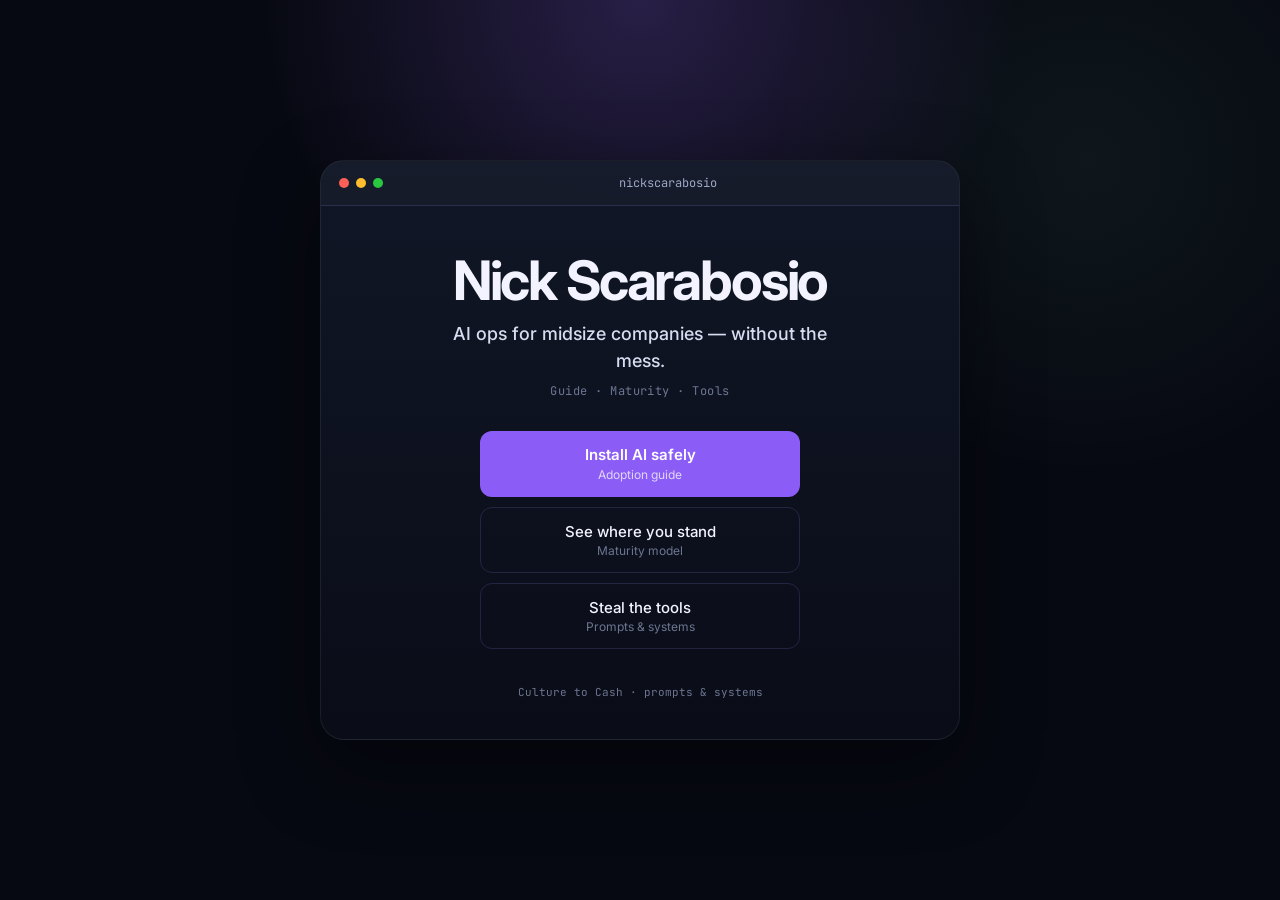
<file: index.html>
<!doctype html>
<html lang="en">
<head>
  <meta charset="UTF-8" />
  <meta name="viewport" content="width=device-width, initial-scale=1.0" />
  <title>Nick Scarabosio</title>
  <meta name="description" content="AI ops for midsize companies — without the mess. Adoption guide, maturity model, open tools." />
  <link rel="preconnect" href="https://fonts.googleapis.com" />
  <link rel="preconnect" href="https://fonts.gstatic.com" crossorigin />
  <link href="https://fonts.googleapis.com/css2?family=Inter:wght@400;500;600;700&family=JetBrains+Mono:wght@400;500;600;700&display=swap" rel="stylesheet" />
  <style>
    :root {
      --bg: #070912;
      --line: rgba(163, 146, 255, 0.16);
      --line-strong: rgba(163, 146, 255, 0.35);
      --text: #f2f3ff;
      --body: #d8dcf0;
      --muted: #9ea6c5;
      --soft: #6d7591;
      --purple-solid: #8b5cf6;
      --shadow: 0 28px 80px rgba(0, 0, 0, 0.42);
      --mono: 'JetBrains Mono', ui-monospace, SFMono-Regular, Menlo, monospace;
      --sans: 'Inter', system-ui, sans-serif;
    }
    * { box-sizing: border-box; }
    html, body { margin: 0; min-height: 100%; }
    body {
      background:
        radial-gradient(circle at 50% 0%, rgba(157, 108, 255, 0.22), transparent 34%),
        radial-gradient(circle at 85% 18%, rgba(126, 240, 180, 0.06), transparent 24%),
        var(--bg);
      color: var(--text); font-family: var(--sans); -webkit-font-smoothing: antialiased;
      display: flex; align-items: center; justify-content: center; min-height: 100vh; padding: 20px;
    }
    .wrap {
      width: min(640px, 100%);
      border: 1px solid rgba(255,255,255,0.07); border-radius: 24px; overflow: hidden;
      background: linear-gradient(180deg, rgba(17, 23, 39, 0.98), rgba(10, 13, 24, 0.98));
      box-shadow: var(--shadow);
    }
    .topbar {
      display: flex; align-items: center; gap: 12px; padding: 14px 18px;
      border-bottom: 1px solid var(--line); background: rgba(255,255,255,0.02);
    }
    .lights { display: flex; gap: 7px; }
    .lights i { width: 10px; height: 10px; border-radius: 50%; display: inline-block; }
    .lights i:nth-child(1) { background: #ff5f57; }
    .lights i:nth-child(2) { background: #febc2e; }
    .lights i:nth-child(3) { background: #28c840; }
    .title { margin: 0 auto; font-family: var(--mono); font-size: 12px; color: var(--muted); }
    .content { padding: 48px 36px 40px; text-align: center; }
    h1 {
      margin: 0 0 14px; font-size: clamp(2.4rem, 7vw, 3.4rem);
      line-height: .98; letter-spacing: -0.04em;
    }
    .subtitle {
      margin: 0 0 8px; color: var(--body); font-size: 1.12rem; line-height: 1.5;
      max-width: 380px; margin-left: auto; margin-right: auto; font-weight: 500;
    }
    .pathway {
      margin: 0 0 32px; color: var(--soft); font-family: var(--mono);
      font-size: 12px; letter-spacing: 0.04em;
    }
    .actions { display: flex; flex-direction: column; gap: 10px; max-width: 320px; margin: 0 auto; }
    .btn {
      appearance: none; border: 1px solid var(--line); background: transparent; color: var(--text);
      border-radius: 12px; padding: 14px 22px; font: inherit; font-size: 15px; font-weight: 500;
      cursor: pointer; text-decoration: none; display: flex; align-items: center; justify-content: center;
      gap: 8px; transition: all 0.15s ease; min-height: 48px;
    }
    .btn:hover { border-color: var(--line-strong); background: rgba(157,108,255,0.1); }
    .primary {
      border-color: transparent; background: var(--purple-solid); color: #fff; font-weight: 600;
    }
    .primary:hover { filter: brightness(1.08); background: #9b6dff; }
    .btn small {
      display: block; font-weight: 400; font-size: 12px; color: rgba(255,255,255,0.75);
      margin-top: 2px;
    }
    .primary span { display: flex; flex-direction: column; align-items: center; line-height: 1.25; }
    .secondary small { color: var(--soft); font-size: 12px; font-weight: 400; }
    .footer {
      margin-top: 36px; font-family: var(--mono); font-size: 11px; color: var(--soft);
    }
    @media (max-width: 600px) {
      .content { padding: 36px 22px 32px; }
      h1 { font-size: 2.2rem; }
    }
  </style>
</head>
<body>
  <div class="wrap">
    <div class="topbar">
      <div class="lights" aria-hidden="true"><i></i><i></i><i></i></div>
      <div class="title">nickscarabosio</div>
    </div>

    <div class="content">
      <h1>Nick Scarabosio</h1>
      <p class="subtitle">AI ops for midsize companies — without the mess.</p>
      <p class="pathway">Guide · Maturity · Tools</p>

      <div class="actions">
        <a href="ai-adoption/" class="btn primary">
          <span>Install AI safely<small>Adoption guide</small></span>
        </a>
        <a href="ai-maturity.html" class="btn secondary">
          <span>See where you stand<small style="display:block;color:var(--soft);font-size:12px;font-weight:400;margin-top:2px;">Maturity model</small></span>
        </a>
        <a href="open-tools/" class="btn secondary">
          <span>Steal the tools<small style="display:block;color:var(--soft);font-size:12px;font-weight:400;margin-top:2px;">Prompts &amp; systems</small></span>
        </a>
      </div>

      <div class="footer">Culture to Cash · prompts &amp; systems</div>
    </div>
  </div>
</body>
</html>
</file>
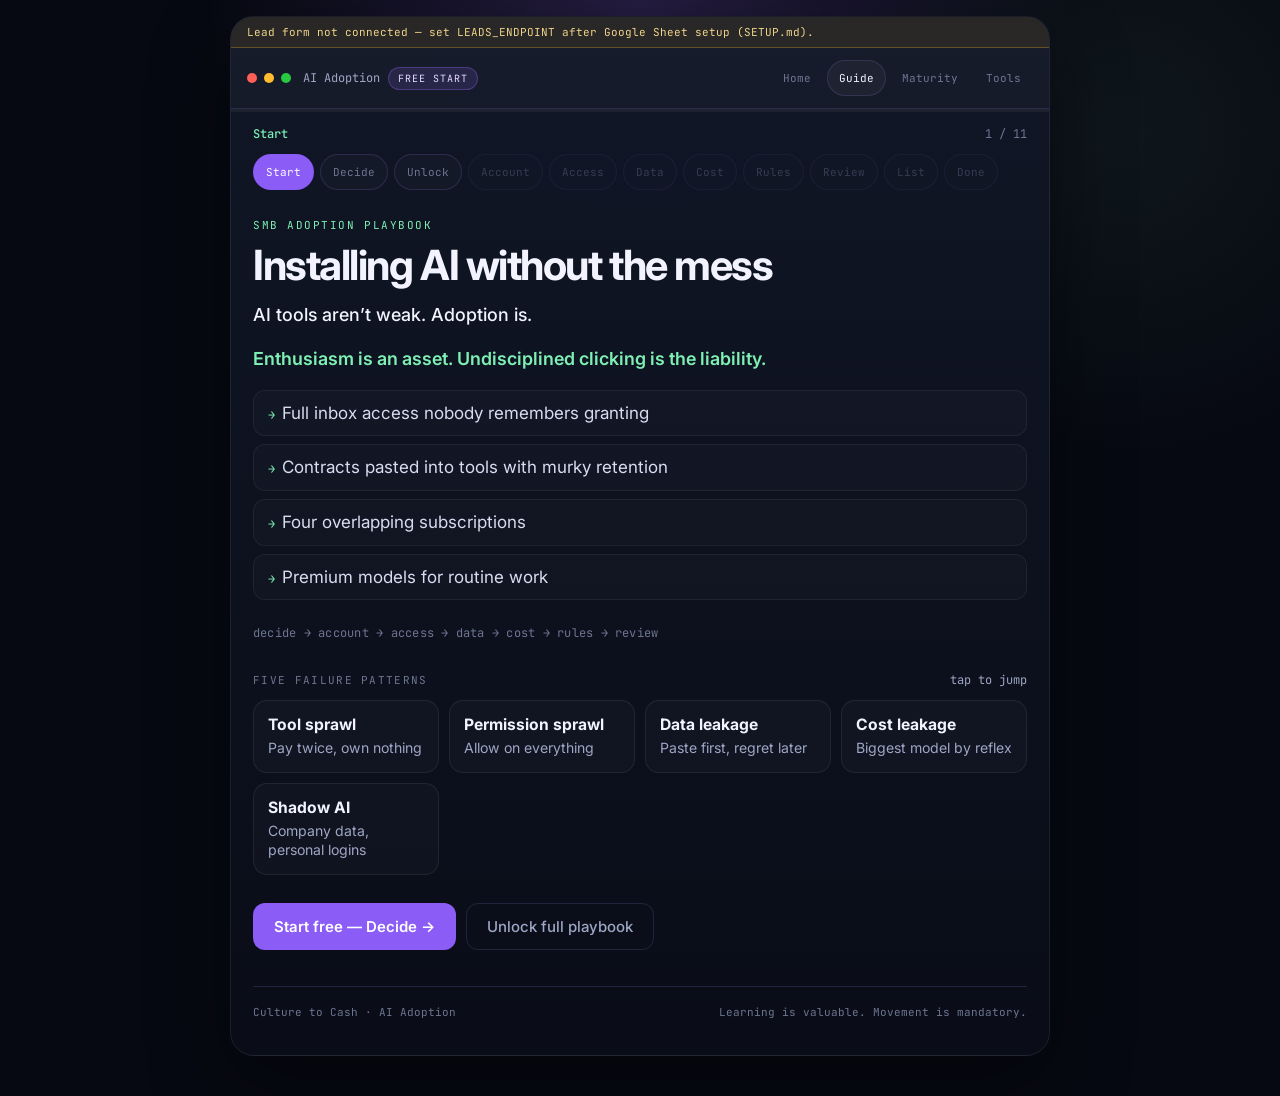
<file: ai-adoption/index.html>
<!doctype html>
<html lang="en">
<head>
  <meta charset="UTF-8" />
  <meta name="viewport" content="width=device-width, initial-scale=1.0" />
  <title>SMB AI Adoption Guide • Nick Scarabosio</title>
  <meta name="description" content="Install AI without the mess. Phased adoption guide for SMBs — access, data, cost, rules." />
  <link rel="preconnect" href="https://fonts.googleapis.com" />
  <link rel="preconnect" href="https://fonts.gstatic.com" crossorigin />
  <link href="https://fonts.googleapis.com/css2?family=Inter:wght@400;500;600;700&family=JetBrains+Mono:wght@400;500;600;700&display=swap" rel="stylesheet" />
  <style>
    :root {
      --bg: #070912;
      --panel: #0d1220;
      --line: rgba(163, 146, 255, 0.16);
      --line-strong: rgba(163, 146, 255, 0.35);
      --text: #f2f3ff;
      --body: #d8dcf0;
      --muted: #9ea6c5;
      --soft: #6d7591;
      --purple: #9d6cff;
      --purple-solid: #8b5cf6;
      --purple-soft: rgba(157, 108, 255, 0.14);
      --green: #7ef0b4;
      --green-soft: rgba(126, 240, 180, 0.12);
      --shadow: 0 28px 80px rgba(0, 0, 0, 0.42);
      --mono: 'JetBrains Mono', ui-monospace, SFMono-Regular, Menlo, monospace;
      --sans: 'Inter', system-ui, sans-serif;
      --danger: #ff8b8b;
    }
    * { box-sizing: border-box; }
    html { scroll-behavior: smooth; }
    html, body { margin: 0; min-height: 100%; }
    body {
      background:
        radial-gradient(circle at 50% 0%, rgba(157, 108, 255, 0.2), transparent 34%),
        radial-gradient(circle at 88% 12%, rgba(126, 240, 180, 0.06), transparent 22%),
        var(--bg);
      color: var(--text);
      font-family: var(--sans);
      font-size: 17px;
      -webkit-font-smoothing: antialiased;
    }
    a { color: #c9b8ff; }
    .wrap {
      width: min(820px, calc(100% - 20px));
      margin: 16px auto 40px;
      border: 1px solid rgba(255,255,255,0.07);
      border-radius: 24px;
      overflow: hidden;
      background: linear-gradient(180deg, rgba(17, 23, 39, 0.98), rgba(10, 13, 24, 0.98));
      box-shadow: var(--shadow);
    }
    .topbar {
      display: flex; align-items: center; gap: 12px; padding: 12px 16px;
      border-bottom: 1px solid var(--line); background: rgba(255,255,255,0.02);
      flex-wrap: wrap;
    }
    .lights { display: flex; gap: 7px; flex-shrink: 0; }
    .lights i { width: 10px; height: 10px; border-radius: 50%; display: inline-block; }
    .lights i:nth-child(1) { background: #ff5f57; }
    .lights i:nth-child(2) { background: #febc2e; }
    .lights i:nth-child(3) { background: #28c840; }
    .title {
      font-family: var(--mono); font-size: 12px; color: var(--muted);
      display: flex; align-items: center; gap: 8px; margin-right: auto;
    }
    .badge {
      padding: 4px 9px; border-radius: 999px;
      border: 1px solid rgba(157,108,255,0.3); background: var(--purple-soft);
      color: #e4dbff; text-transform: uppercase; font-size: 10px; letter-spacing: .1em;
    }
    .nav { display: flex; gap: 4px; flex-wrap: wrap; }
    .nav a {
      font-family: var(--mono); font-size: 11px; color: var(--soft);
      text-decoration: none; padding: 8px 11px; border-radius: 999px;
      border: 1px solid transparent; min-height: 36px; display: inline-flex; align-items: center;
    }
    .nav a:hover, .nav a.active {
      color: var(--text); border-color: var(--line); background: rgba(255,255,255,0.04);
    }
    .progress-bar { height: 3px; background: rgba(255,255,255,0.05); }
    .progress-bar > span {
      display: block; height: 100%; width: 0%;
      background: linear-gradient(90deg, var(--purple-solid), var(--green));
      transition: width .35s ease;
    }
    .step-meta {
      display: flex; align-items: center; justify-content: space-between; gap: 12px;
      padding: 14px 22px 0; font-family: var(--mono); font-size: 12px; color: var(--soft);
    }
    .step-meta strong { color: var(--green); font-weight: 500; }
    .step-rail {
      display: flex; gap: 6px; flex-wrap: wrap; margin: 12px 22px 0;
    }
    .step-pill {
      appearance: none; border: 1px solid var(--line); background: rgba(255,255,255,0.02);
      color: var(--soft); border-radius: 999px; padding: 8px 12px;
      font-family: var(--mono); font-size: 11px; cursor: pointer; min-height: 36px;
    }
    .step-pill:hover { color: var(--text); border-color: var(--line-strong); }
    .step-pill.active {
      color: #fff; border-color: rgba(139,92,246,0.55); background: var(--purple-solid);
    }
    .step-pill.done { color: var(--green); border-color: rgba(126,240,180,0.3); }
    .step-pill.locked { opacity: .4; cursor: not-allowed; }
    .content { padding: 28px 22px 36px; }
    .eyebrow {
      font-family: var(--mono); color: var(--green); text-transform: uppercase;
      letter-spacing: .14em; font-size: 11px; margin-bottom: 12px;
    }
    h1 {
      margin: 0 0 14px; font-size: clamp(1.9rem, 4.5vw, 2.6rem);
      line-height: 1.05; letter-spacing: -0.035em;
    }
    h2 { margin: 0 0 8px; font-size: 1.2rem; letter-spacing: -0.02em; }
    .lede {
      margin: 0 0 20px; max-width: 36rem; color: var(--body);
      font-size: 1.08rem; line-height: 1.65;
    }
    p { color: var(--body); line-height: 1.65; margin: 0 0 12px; }
    .highlight { color: var(--text); font-weight: 500; }
    .punch {
      margin: 0 0 18px; color: var(--text); font-size: 1.12rem; line-height: 1.45; font-weight: 500;
    }
    .damage {
      list-style: none; margin: 0 0 24px; padding: 0;
      display: grid; gap: 8px;
    }
    .damage li {
      color: var(--body); padding: 10px 14px; border-radius: 12px;
      border: 1px solid rgba(255,255,255,0.06); background: rgba(255,255,255,0.02);
      line-height: 1.45;
    }
    .damage li::before {
      content: "→ "; color: var(--green); font-family: var(--mono); font-size: 12px;
    }
    .meta {
      display: flex; flex-wrap: wrap; gap: 8px; margin: 0 0 24px;
      font-family: var(--mono); font-size: 12px; color: var(--soft);
    }
    .meta span {
      padding: 6px 10px; border-radius: 999px;
      border: 1px solid var(--line); background: rgba(255,255,255,0.02);
    }
    .actions { display: flex; flex-wrap: wrap; gap: 10px; margin-top: 28px; }
    .btn {
      appearance: none; border: 1px solid var(--line); background: transparent;
      color: var(--text); border-radius: 12px; padding: 13px 20px;
      font: inherit; font-size: 15px; font-weight: 500; cursor: pointer; text-decoration: none;
      display: inline-flex; align-items: center; justify-content: center; gap: 8px;
      transition: all 0.15s ease; min-height: 46px;
    }
    .btn:hover { border-color: var(--line-strong); background: rgba(157,108,255,0.1); }
    .btn:disabled { opacity: .5; cursor: not-allowed; }
    .btn.primary {
      border-color: transparent; background: var(--purple-solid); color: #fff; font-weight: 600;
    }
    .btn.primary:hover { background: #9b6dff; filter: brightness(1.05); }
    .btn.ghost { color: var(--muted); }
    .card-grid {
      display: grid; grid-template-columns: repeat(auto-fit, minmax(150px, 1fr)); gap: 10px;
      margin: 8px 0 8px;
    }
    .fail-card, .info-card {
      border: 1px solid rgba(255,255,255,0.07); border-radius: 14px;
      background: rgba(255,255,255,0.025); padding: 14px;
      text-align: left; cursor: pointer; color: inherit; font: inherit;
      transition: border-color .15s ease, background .15s ease, transform .15s ease;
    }
    .fail-card:hover, .info-card:hover {
      border-color: var(--line-strong); background: rgba(157,108,255,0.08); transform: translateY(-1px);
    }
    .fail-card strong, .info-card strong { display: block; color: var(--text); margin-bottom: 4px; font-size: .98rem; }
    .fail-card p, .info-card p { margin: 0; font-size: .88rem; color: var(--muted); line-height: 1.4; }
    .rule {
      border: 1px solid rgba(126,240,180,0.28); background: var(--green-soft);
      border-radius: 16px; padding: 16px 18px; margin: 0 0 22px;
    }
    .rule .k {
      font-family: var(--mono); font-size: 11px; color: var(--green);
      text-transform: uppercase; letter-spacing: .12em; margin-bottom: 8px;
    }
    .rule p { margin: 0; color: var(--text); font-weight: 600; font-size: 1.05rem; line-height: 1.4; }
    .checklist { display: grid; gap: 8px; margin: 0 0 8px; }
    .check-item {
      display: grid; grid-template-columns: 22px 1fr; gap: 12px; align-items: start;
      border: 1px solid rgba(255,255,255,0.07); border-radius: 12px;
      background: rgba(255,255,255,0.02); padding: 13px 14px;
      cursor: pointer; transition: border-color .15s ease;
    }
    .check-item:hover { border-color: var(--line-strong); }
    .check-item.checked { border-color: rgba(126,240,180,0.32); background: rgba(126,240,180,0.06); }
    .check-item input { margin-top: 3px; accent-color: var(--green); width: 16px; height: 16px; }
    .check-item span { color: var(--body); line-height: 1.5; font-size: .98rem; }
    .check-item.checked span { color: var(--text); }
    .section-label {
      margin: 28px 0 12px; font-family: var(--mono); font-size: 11px; color: var(--soft);
      text-transform: uppercase; letter-spacing: .12em;
      display: flex; align-items: center; justify-content: space-between; gap: 12px;
    }
    .section-label .subtle { color: var(--muted); text-transform: none; letter-spacing: 0; font-size: 12px; }
    .context { margin: 0 0 20px; color: var(--muted); font-size: .98rem; max-width: 36rem; }
    .gate-box {
      border: 1px solid rgba(157,108,255,0.32); background: rgba(157,108,255,0.1);
      border-radius: 18px; padding: 22px; margin: 8px 0 12px;
    }
    .form-grid { display: grid; gap: 12px; margin-top: 14px; max-width: 400px; }
    label {
      display: grid; gap: 6px; font-family: var(--mono); font-size: 11px;
      color: var(--soft); text-transform: uppercase; letter-spacing: .08em;
    }
    input[type="text"], input[type="email"] {
      appearance: none; width: 100%; border-radius: 12px; border: 1px solid var(--line);
      background: rgba(0,0,0,0.28); color: var(--text); padding: 12px 14px;
      font: inherit; font-size: 16px;
    }
    input:focus { outline: none; border-color: rgba(157,108,255,0.55); }
    .hp { position: absolute; left: -9999px; opacity: 0; height: 0; width: 0; overflow: hidden; }
    .form-note { font-size: .85rem; color: var(--soft); margin: 8px 0 0; }
    .form-error { color: var(--danger); font-size: .9rem; margin-top: 8px; min-height: 1.2em; }
    .locked-panel {
      border: 1px dashed rgba(163,146,255,0.3); border-radius: 16px;
      padding: 28px 20px; text-align: center; background: rgba(255,255,255,0.02); margin: 8px 0;
    }
    .locked-panel p { max-width: 420px; margin: 0 auto 16px; color: var(--body); }
    table { width: 100%; border-collapse: collapse; font-size: .92rem; margin: 0; }
    th, td {
      text-align: left; padding: 11px 12px; border-bottom: 1px solid rgba(255,255,255,0.06);
      color: var(--body); vertical-align: top;
    }
    th {
      color: var(--soft); font-family: var(--mono); font-size: 11px;
      letter-spacing: .06em; text-transform: uppercase; font-weight: 500;
    }
    tr:hover td { background: rgba(255,255,255,0.02); }
    td:first-child { color: var(--text); font-weight: 500; }
    .table-wrap {
      overflow-x: auto; border: 1px solid rgba(255,255,255,0.07);
      border-radius: 14px; margin: 0 0 18px;
    }
    .job-box { display: grid; gap: 8px; margin: 0 0 18px; }
    .job-box textarea {
      width: 100%; min-height: 72px; border-radius: 12px; border: 1px solid var(--line);
      background: rgba(0,0,0,0.28); color: var(--text); padding: 12px 14px;
      font: inherit; font-size: 16px; resize: vertical;
    }
    .job-box textarea:focus { outline: none; border-color: rgba(157,108,255,0.55); }
    .status-row {
      display: flex; flex-wrap: wrap; gap: 10px; align-items: center;
      justify-content: space-between; margin: 0 0 16px;
      font-family: var(--mono); font-size: 12px; color: var(--soft);
    }
    .footer {
      margin-top: 36px; padding-top: 18px; border-top: 1px solid var(--line);
      font-family: var(--mono); font-size: 11px; color: var(--soft);
      display: flex; justify-content: space-between; gap: 12px; flex-wrap: wrap;
    }
    .toast {
      position: fixed; bottom: 22px; left: 50%; transform: translateX(-50%) translateY(20px);
      background: #151b2e; border: 1px solid var(--line-strong); color: var(--text);
      padding: 10px 16px; border-radius: 999px; font-family: var(--mono); font-size: 12px;
      opacity: 0; pointer-events: none; transition: all .25s ease; z-index: 50;
    }
    .toast.show { opacity: 1; transform: translateX(-50%) translateY(0); }
    .config-banner {
      display: none;
      background: rgba(255, 188, 46, 0.1); border-bottom: 1px solid rgba(255, 188, 46, 0.28);
      color: #f0d48a; font-family: var(--mono); font-size: 11px; padding: 8px 16px;
    }
    .config-banner.show { display: block; }
    .map-line {
      font-family: var(--mono); font-size: 12px; color: var(--soft);
      margin: 0 0 24px; letter-spacing: 0.02em;
    }
    @media (max-width: 700px) {
      .content { padding: 22px 16px 28px; }
      .step-meta, .step-rail { padding-left: 16px; padding-right: 16px; margin-left: 16px; margin-right: 16px; }
      .step-rail { margin-left: 16px; margin-right: 16px; }
      .title .page-name { display: none; }
      h1 { font-size: 1.75rem; }
    }
    @media print {
      body { background: white; color: black; }
      .topbar, .progress-bar, .step-rail, .step-meta, .actions, .nav, .gate-box, .config-banner { display: none !important; }
      .wrap { box-shadow: none; border: none; width: 100%; margin: 0; }
      .check-item, p, td, th, .lede { color: black !important; }
    }
  </style>
</head>
<body>
  <div class="wrap">
    <div id="config-banner" class="config-banner" role="status">
      Lead form not connected — set LEADS_ENDPOINT after Google Sheet setup (SETUP.md).
    </div>
    <div class="topbar">
      <div class="lights" aria-hidden="true"><i></i><i></i><i></i></div>
      <div class="title">
        <span class="page-name">AI Adoption</span>
        <span class="badge" id="access-badge">free start</span>
      </div>
      <nav class="nav" aria-label="Site">
        <a href="../">Home</a>
        <a href="./" class="active">Guide</a>
        <a href="../ai-maturity.html">Maturity</a>
        <a href="../open-tools/">Tools</a>
      </nav>
    </div>
    <div class="progress-bar" aria-hidden="true"><span id="progress-fill"></span></div>
    <div class="step-meta">
      <span id="step-label"><strong>Start</strong></span>
      <span id="step-count">1 / 10</span>
    </div>
    <div class="step-rail" id="step-rail" aria-label="Chapters"></div>

    <main class="content">
      <div id="view"></div>
      <div class="footer">
        <span>Culture to Cash · AI Adoption</span>
        <span>Learning is valuable. Movement is mandatory.</span>
      </div>
    </main>
  </div>
  <div class="toast" id="toast" role="status"></div>

  <script>
    // Paste Google Apps Script web app URL after SETUP.md
    const LEADS_ENDPOINT = '';
    const STORAGE_KEY = 'ai-adoption-v1';

    const FAILURES = [
      { title: 'Tool sprawl', cost: 'Pay twice, own nothing', phase: 'decide' },
      { title: 'Permission sprawl', cost: 'Allow on everything', phase: 'access' },
      { title: 'Data leakage', cost: 'Paste first, regret later', phase: 'data' },
      { title: 'Cost leakage', cost: 'Biggest model by reflex', phase: 'cost' },
      { title: 'Shadow AI', cost: 'Company data, personal logins', phase: 'rules' },
    ];

    const PHASES = [
      {
        id: 'intro',
        label: 'Start',
        free: true,
        title: 'Installing AI without the mess',
        eyebrow: 'SMB adoption playbook',
      },
      {
        id: 'decide',
        label: 'Decide',
        free: true,
        num: 'Chapter 1',
        title: 'Decide before you buy',
        eyebrow: 'prevent tool sprawl',
        rule: 'Job first. Tool second. Can\'t say the job in one sentence? Don\'t buy.',
        context: 'First click = subscription. Slow down.',
        checks: [
          { id: 'p0-job', text: 'Write the job in one sentence.' },
          { id: 'p0-platform', text: 'Pick one primary platform.' },
          { id: 'p0-owner', text: 'Name one owner (billing + access).' },
          { id: 'p0-budget', text: 'Set budget + review date.' },
        ],
      },
      {
        id: 'gate',
        label: 'Unlock',
        free: true,
        title: 'Unlock the full playbook',
        eyebrow: 'free access',
      },
      {
        id: 'account',
        label: 'Account',
        free: false,
        num: 'Chapter 2',
        title: 'Set up the account',
        eyebrow: 'seats · billing · auth',
        rule: 'Seats for people. API keys for automation. Never mix.',
        context: 'Paying twice starts here — usually invisible.',
        checks: [
          { id: 'p1-plan', text: 'Confirm plan + what\'s included.' },
          { id: 'p1-seats', text: 'Assign seats. Kill inactive ones.' },
          { id: 'p1-limit', text: 'Set a monthly spend cap.' },
          { id: 'p1-login', text: 'Users on seats, not API keys.' },
          { id: 'p1-keys', text: 'Hunt stray API keys (env, CI, shells).' },
          { id: 'p1-split', text: 'One spend view: seats / overage / API.' },
        ],
      },
      {
        id: 'access',
        label: 'Access',
        free: false,
        num: 'Chapter 3',
        title: 'Control access',
        eyebrow: 'least privilege',
        rule: 'Read Allow. Can\'t explain it? Decline.',
        context: 'Every Allow is a door left open.',
        checks: [
          { id: 'p2-narrow', text: 'Narrowest access that works.' },
          { id: 'p2-decline', text: 'Decline what you can\'t explain.' },
          { id: 'p2-admin', text: 'Admins: 1–2 people max.' },
          { id: 'p2-list', text: 'List every connector + reach.' },
          { id: 'p2-quarterly', text: 'Quarterly: kill unused connectors.' },
          { id: 'p2-approve', text: 'New connectors need owner OK.' },
          { id: 'p2-sso', text: 'SSO required.' },
          { id: 'p2-mfa', text: 'MFA on admin + billing.' },
        ],
      },
      {
        id: 'data',
        label: 'Data',
        free: false,
        num: 'Chapter 4',
        title: 'Protect your data',
        eyebrow: 'retention · training',
        rule: 'Wouldn\'t email a stranger? Don\'t paste it.',
        context: 'Paste reflex comes free. Rules don\'t.',
        checks: [
          { id: 'p3-allowed', text: 'Define allowed vs never-paste data.' },
          { id: 'p3-train', text: 'Turn off model training if you can.' },
          { id: 'p3-dpa', text: 'DPA before regulated data.' },
          { id: 'p3-tier', text: 'Business tier when data matters.' },
        ],
      },
      {
        id: 'cost',
        label: 'Cost',
        free: false,
        num: 'Chapter 5',
        title: 'Control cost & models',
        eyebrow: 'default cheap · escalate on purpose',
        rule: 'Cheap default. Premium is a decision.',
        context: 'Cheapest → premium is ~10×. Default cheap.',
        checks: [
          { id: 'p4-default', text: 'Affordable model is the default.' },
          { id: 'p4-card', text: 'Publish the model routing card.' },
          { id: 'p4-escalate', text: 'Premium only with a reason.' },
        ],
        showCostLadder: true,
      },
      {
        id: 'rules',
        label: 'Rules',
        free: false,
        num: 'Chapter 6',
        title: 'Set the rules',
        eyebrow: 'one page · 30 minutes',
        rule: 'One page: tools, data, routing.',
        context: 'Tools don\'t make the mess. Clicks without a standard do.',
        checks: [
          { id: 'p5-policy', text: 'Publish one-page acceptable use.' },
          { id: 'p5-routing', text: 'Publish the model routing card.' },
          { id: 'p5-train', text: '30-min training: Allow + routing.' },
          { id: 'p5-path', text: 'Easy path to request a new tool.' },
        ],
      },
      {
        id: 'review',
        label: 'Review',
        free: false,
        num: 'Chapter 7',
        title: 'Review on a cadence',
        eyebrow: 'monthly → quarterly',
        rule: '30 min monthly in Q1, then quarterly.',
        context: 'Drift is the default. Calendar the review.',
        checks: [
          { id: 'p6-30-spend', text: 'Check spend split + model mix.' },
          { id: 'p6-30-keys', text: 'No stray keys or personal accounts.' },
          { id: 'p6-q-int', text: 'Audit integrations; remove unused.' },
          { id: 'p6-q-data', text: 'Re-check data settings after updates.' },
          { id: 'p6-q-retire', text: 'Retire tools that didn\'t earn keep.' },
        ],
      },
      {
        id: 'master',
        label: 'List',
        free: false,
        title: 'Master checklist',
        eyebrow: 'one list · top to bottom',
      },
      {
        id: 'done',
        label: 'Done',
        free: false,
        title: 'You\'re set to adopt without the mess',
        eyebrow: 'movement is mandatory',
      },
    ];

    // Master list uses short strings; headers carry timing context
    const MASTER_SECTIONS = [
      { title: 'Before you buy', ids: ['p0-job', 'p0-platform', 'p0-owner', 'p0-budget'] },
      { title: 'Account', ids: ['p1-plan', 'p1-seats', 'p1-limit', 'p1-login', 'p1-keys', 'p1-split'] },
      { title: 'Access', ids: ['p2-narrow', 'p2-decline', 'p2-admin', 'p2-list', 'p2-quarterly', 'p2-approve', 'p2-sso', 'p2-mfa'] },
      { title: 'Data', ids: ['p3-allowed', 'p3-train', 'p3-dpa', 'p3-tier'] },
      { title: 'Cost & models', ids: ['p4-default', 'p4-card', 'p4-escalate'] },
      { title: 'People & rules', ids: ['p5-policy', 'p5-routing', 'p5-train', 'p5-path'] },
      { title: 'First 30 days', ids: ['p6-30-spend', 'p6-30-keys'] },
      { title: 'Every quarter', ids: ['p6-q-int', 'p6-q-data', 'p6-q-retire'] },
    ];

    const CHECK_TEXT = {};
    PHASES.forEach((p) => (p.checks || []).forEach((c) => { CHECK_TEXT[c.id] = c.text; }));

    // Legacy id redirects (old phase-N links)
    const LEGACY = {
      'phase-0': 'decide', 'phase-1': 'account', 'phase-2': 'access',
      'phase-3': 'data', 'phase-4': 'cost', 'phase-5': 'rules', 'phase-6': 'review',
    };

    function loadState() {
      try { return JSON.parse(localStorage.getItem(STORAGE_KEY) || '{}'); }
      catch { return {}; }
    }
    function saveState(partial) {
      const next = { ...loadState(), ...partial };
      localStorage.setItem(STORAGE_KEY, JSON.stringify(next));
      return next;
    }
    function isUnlocked() { return !!loadState().unlocked; }
    function getChecks() { return loadState().checks || {}; }
    function setCheck(id, value) {
      const checks = { ...getChecks(), [id]: !!value };
      saveState({ checks });
      return checks;
    }

    let currentId = 'intro';

    function toast(msg) {
      const el = document.getElementById('toast');
      el.textContent = msg;
      el.classList.add('show');
      clearTimeout(toast._t);
      toast._t = setTimeout(() => el.classList.remove('show'), 2200);
    }
    function canAccess(phase) { return phase.free || isUnlocked(); }
    function progressPct() {
      const allIds = Object.keys(CHECK_TEXT);
      if (!allIds.length) return 0;
      const checks = getChecks();
      return Math.round((allIds.filter((id) => checks[id]).length / allIds.length) * 100);
    }
    function stepIndex() {
      return Math.max(0, PHASES.findIndex((p) => p.id === currentId));
    }

    function updateChrome() {
      const unlocked = isUnlocked();
      document.getElementById('access-badge').textContent = unlocked ? 'unlocked' : 'free start';
      document.getElementById('progress-fill').style.width = progressPct() + '%';
      document.getElementById('config-banner').classList.toggle('show', !LEADS_ENDPOINT);
      const phase = PHASES[stepIndex()];
      document.getElementById('step-label').innerHTML = `<strong>${phase.label}</strong>${phase.title && phase.id !== 'intro' && phase.id !== 'gate' ? ' · ' + phase.title : ''}`;
      document.getElementById('step-count').textContent = `${stepIndex() + 1} / ${PHASES.length}`;
      renderRail();
    }

    function renderRail() {
      const rail = document.getElementById('step-rail');
      rail.innerHTML = PHASES.map((p) => {
        const locked = !canAccess(p);
        const checks = getChecks();
        const phaseChecks = (p.checks || []).map((c) => c.id);
        const done = phaseChecks.length && phaseChecks.every((id) => checks[id]);
        const cls = ['step-pill', p.id === currentId ? 'active' : '', done ? 'done' : '', locked ? 'locked' : ''].filter(Boolean).join(' ');
        return `<button type="button" class="${cls}" data-go="${p.id}" ${locked ? 'aria-disabled="true"' : ''}>${p.label}</button>`;
      }).join('');
      rail.querySelectorAll('[data-go]').forEach((btn) => {
        btn.addEventListener('click', () => navigate(btn.getAttribute('data-go')));
      });
    }

    function checklistHtml(items) {
      const checks = getChecks();
      return `<div class="checklist">${items.map((c) => `
        <label class="check-item ${checks[c.id] ? 'checked' : ''}" data-check="${c.id}">
          <input type="checkbox" ${checks[c.id] ? 'checked' : ''} />
          <span>${c.text}</span>
        </label>
      `).join('')}</div>`;
    }

    function bindChecks(root) {
      root.querySelectorAll('[data-check]').forEach((row) => {
        const id = row.getAttribute('data-check');
        const input = row.querySelector('input');
        const sync = () => {
          setCheck(id, input.checked);
          row.classList.toggle('checked', input.checked);
          updateChrome();
          const pct = document.getElementById('master-pct');
          if (pct) pct.textContent = progressPct() + '% complete';
        };
        input.addEventListener('change', sync);
        row.addEventListener('click', (e) => {
          if (e.target === input) return;
          input.checked = !input.checked;
          sync();
        });
      });
    }

    function navButtons(prevId, nextId, nextLabel) {
      const parts = [];
      if (prevId) parts.push(`<button type="button" class="btn ghost" data-go="${prevId}">← Back</button>`);
      if (nextId) parts.push(`<button type="button" class="btn primary" data-go="${nextId}">${nextLabel || 'Continue'} →</button>`);
      return `<div class="actions">${parts.join('')}</div>`;
    }

    function costLadderHtml() {
      return `
        <div class="section-label"><span>Cost ladder</span><span class="subtle">July 2026 — verify before quoting</span></div>
        <div class="table-wrap">
          <table>
            <thead><tr><th>Model</th><th>Per 1M (in / out)</th><th>Role</th></tr></thead>
            <tbody>
              <tr><td>Haiku 4.5</td><td>$1 / $5</td><td>Execution. High volume, low stakes.</td></tr>
              <tr><td>Sonnet 5</td><td>$2–3 / $10–15</td><td>Default. Most work lives here.</td></tr>
              <tr><td>Opus 4.8</td><td>$5 / $25</td><td>Hard reasoning. Deliberate.</td></tr>
              <tr><td>Fable 5</td><td>$10 / $50</td><td>Exception only.</td></tr>
            </tbody>
          </table>
        </div>
        <p class="punch">Judgment or execution? Execution → cheap. Judgment → default. Hard + costly failure → escalate.</p>
        <div class="section-label"><span>Task → model</span></div>
        <div class="table-wrap">
          <table>
            <thead><tr><th>Task</th><th>Model</th><th>Why</th></tr></thead>
            <tbody>
              <tr><td>Categorize tickets / leads</td><td>Haiku</td><td>Pattern match</td></tr>
              <tr><td>Extract fields</td><td>Haiku</td><td>Structured pull</td></tr>
              <tr><td>Summarize transcript</td><td>Haiku</td><td>Compression</td></tr>
              <tr><td>Client email / proposal</td><td>Sonnet</td><td>Tone + framing</td></tr>
              <tr><td>Code / debug</td><td>Sonnet</td><td>Production reasoning</td></tr>
              <tr><td>Research synthesis</td><td>Sonnet</td><td>Relevance judgment</td></tr>
              <tr><td>Multi-step agent</td><td>Sonnet</td><td>Quality / cost balance</td></tr>
              <tr><td>System architecture</td><td>Opus</td><td>Expensive if wrong</td></tr>
              <tr><td>Long autonomous run</td><td>Fable</td><td>Failed loop costs more</td></tr>
            </tbody>
          </table>
        </div>
      `;
    }

    function lockedTeaser() {
      return `
        <div class="locked-panel">
          <p><span class="highlight">Full playbook is locked.</span><br/>Phases 1–7, cost ladder, master checklist — free unlock.</p>
          <button type="button" class="btn primary" data-go="gate">Unlock →</button>
        </div>
      `;
    }

    function escapeHtml(str) {
      return String(str)
        .replace(/&/g, '&amp;').replace(/</g, '&lt;')
        .replace(/>/g, '&gt;').replace(/"/g, '&quot;');
    }

    function renderIntro() {
      return `
        <div class="eyebrow">SMB adoption playbook</div>
        <h1>Installing AI without the mess</h1>
        <p class="punch">AI tools aren’t weak. Adoption is.</p>
        <p class="punch" style="color:var(--green);font-weight:600;">Enthusiasm is an asset. Undisciplined clicking is the liability.</p>
        <ul class="damage">
          <li>Full inbox access nobody remembers granting</li>
          <li>Contracts pasted into tools with murky retention</li>
          <li>Four overlapping subscriptions</li>
          <li>Premium models for routine work</li>
        </ul>
        <p class="map-line">decide → account → access → data → cost → rules → review</p>
        <div class="section-label"><span>Five failure patterns</span><span class="subtle">tap to jump</span></div>
        <div class="card-grid">
          ${FAILURES.map((f) => `
            <button type="button" class="fail-card" data-fail="${f.phase}">
              <strong>${f.title}</strong>
              <p>${f.cost}</p>
            </button>
          `).join('')}
        </div>
        <div class="actions">
          <button type="button" class="btn primary" data-go="decide">Start free — Decide →</button>
          ${isUnlocked()
            ? `<button type="button" class="btn ghost" data-go="account">Continue →</button>`
            : `<button type="button" class="btn ghost" data-go="gate">Unlock full playbook</button>`}
        </div>
      `;
    }

    function renderPhase(phase) {
      if (!canAccess(phase)) {
        return `
          <div class="eyebrow">${phase.eyebrow || ''}</div>
          <h1>${phase.title}</h1>
          ${lockedTeaser()}
        `;
      }

      const state = loadState();
      const jobField = phase.id === 'decide' ? `
        <div class="job-box">
          <label for="job-input">Job to be done (one sentence)</label>
          <textarea id="job-input" placeholder="e.g. Draft first-pass client follow-ups from call notes">${state.job || ''}</textarea>
          <button type="button" class="btn" id="save-job">Save</button>
        </div>
      ` : '';

      const idx = PHASES.findIndex((p) => p.id === phase.id);
      const prev = PHASES[idx - 1];
      let next = PHASES[idx + 1];
      if (phase.id === 'decide' && !isUnlocked()) next = PHASES.find((p) => p.id === 'gate');
      const nextLabel = phase.id === 'decide' && !isUnlocked()
        ? 'Unlock rest'
        : (next && next.id === 'master' ? 'Master list' : 'Next');

      return `
        <div class="eyebrow">${phase.num ? phase.num + ' · ' : ''}${phase.eyebrow || ''}</div>
        <h1>${phase.title}</h1>
        <div class="rule">
          <div class="k">The rule</div>
          <p>${phase.rule || ''}</p>
        </div>
        ${phase.context ? `<p class="context">${phase.context}</p>` : ''}
        ${jobField}
        <div class="section-label"><span>Checklist</span><span class="subtle">saves on this device</span></div>
        ${checklistHtml(phase.checks || [])}
        ${phase.showCostLadder ? costLadderHtml() : ''}
        ${navButtons(prev && prev.id, next && next.id, nextLabel)}
      `;
    }

    function renderGate() {
      if (isUnlocked()) {
        const s = loadState();
        return `
          <div class="eyebrow">unlocked</div>
          <h1>You’re in${s.firstName ? ', ' + escapeHtml(s.firstName) : ''}.</h1>
          <p class="lede">Full playbook open on this device. Progress saves as you check items off.</p>
          <div class="actions">
            <button type="button" class="btn primary" data-go="account">Continue to Account →</button>
            <button type="button" class="btn ghost" data-go="master">Master list</button>
          </div>
        `;
      }
      return `
        <div class="eyebrow">free access</div>
        <h1>Unlock the full playbook</h1>
        <p class="lede">Chapters 2–7 · cost ladder · master checklist</p>
        <div class="gate-box">
          <form class="form-grid" id="lead-form" novalidate>
            <label>First name
              <input type="text" name="firstName" autocomplete="given-name" required placeholder="Nick" />
            </label>
            <label>Email
              <input type="email" name="email" autocomplete="email" required placeholder="you@company.com" />
            </label>
            <div class="hp" aria-hidden="true">
              <label>Company website <input type="text" name="website" tabindex="-1" autocomplete="off" /></label>
            </div>
            <button type="submit" class="btn primary" id="lead-submit">Unlock →</button>
            <p class="form-note">No spam.</p>
            <div class="form-error" id="lead-error"></div>
          </form>
        </div>
        <div class="actions">
          <button type="button" class="btn ghost" data-go="decide">← Back</button>
        </div>
      `;
    }

    function renderMaster() {
      if (!isUnlocked()) {
        return `<div class="eyebrow">master checklist</div><h1>Master checklist</h1>${lockedTeaser()}`;
      }
      const sections = MASTER_SECTIONS.map((sec) => {
        const items = sec.ids.map((id) => ({ id, text: CHECK_TEXT[id] }));
        return `<div class="section-label"><span>${sec.title}</span></div>${checklistHtml(items)}`;
      }).join('');
      return `
        <div class="eyebrow">one list</div>
        <h1>Master checklist</h1>
        <p class="lede">Top to bottom on setup. Keep review running.</p>
        <div class="status-row">
          <span id="master-pct">${progressPct()}% complete</span>
          <span>
            <button type="button" class="btn" id="print-btn">Print</button>
            <button type="button" class="btn ghost" id="reset-checks">Reset</button>
          </span>
        </div>
        ${sections}
        ${navButtons('review', 'done', 'Finish')}
      `;
    }

    function renderDone() {
      if (!isUnlocked()) return lockedTeaser();
      const s = loadState();
      return `
        <div class="eyebrow">movement is mandatory</div>
        <h1>You’re set to adopt without the mess</h1>
        <p class="lede">${s.firstName ? escapeHtml(s.firstName) + ' — ' : ''}${progressPct()}% of the checklist done on this device. Keep the monthly review on the calendar for Q1.</p>
        <div class="card-grid">
          <a class="info-card" href="../ai-maturity.html" style="text-decoration:none;">
            <strong>AI Maturity</strong>
            <p>Where is the org on L0–L4?</p>
          </a>
          <a class="info-card" href="../open-tools/" style="text-decoration:none;">
            <strong>Open Tools</strong>
            <p>Prompts once the rules exist.</p>
          </a>
        </div>
        <div class="actions">
          <button type="button" class="btn primary" data-go="master">Back to checklist</button>
          <button type="button" class="btn ghost" data-go="intro">Start</button>
        </div>
      `;
    }

    function render() {
      const phase = PHASES.find((p) => p.id === currentId) || PHASES[0];
      const view = document.getElementById('view');
      if (phase.id === 'intro') view.innerHTML = renderIntro();
      else if (phase.id === 'gate') view.innerHTML = renderGate();
      else if (phase.id === 'master') view.innerHTML = renderMaster();
      else if (phase.id === 'done') view.innerHTML = renderDone();
      else view.innerHTML = renderPhase(phase);

      updateChrome();
      bindChecks(view);

      view.querySelectorAll('[data-go]').forEach((el) => {
        el.addEventListener('click', () => navigate(el.getAttribute('data-go')));
      });
      view.querySelectorAll('[data-fail]').forEach((el) => {
        el.addEventListener('click', () => navigate(el.getAttribute('data-fail')));
      });

      const jobSave = view.querySelector('#save-job');
      if (jobSave) {
        jobSave.addEventListener('click', () => {
          const val = (view.querySelector('#job-input').value || '').trim();
          saveState({ job: val });
          toast(val ? 'Saved' : 'Cleared');
        });
      }

      const form = view.querySelector('#lead-form');
      if (form) form.addEventListener('submit', onLeadSubmit);

      const printBtn = view.querySelector('#print-btn');
      if (printBtn) printBtn.addEventListener('click', () => window.print());

      const resetBtn = view.querySelector('#reset-checks');
      if (resetBtn) {
        resetBtn.addEventListener('click', () => {
          if (!confirm('Clear checklist progress on this device?')) return;
          saveState({ checks: {} });
          toast('Reset');
          render();
        });
      }

      window.scrollTo({ top: 0, behavior: 'smooth' });
    }

    function navigate(id) {
      id = LEGACY[id] || id;
      // Deep link #cost etc.
      if (id.startsWith('#')) id = id.slice(1);
      const phase = PHASES.find((p) => p.id === id);
      if (!phase) return;
      if (!canAccess(phase)) {
        currentId = 'gate';
        render();
        toast('Unlock to open that chapter');
        return;
      }
      currentId = id;
      saveState({ lastStep: id });
      if (location.hash !== '#' + id && id !== 'intro') {
        history.replaceState(null, '', '#' + id);
      }
      render();
    }

    async function onLeadSubmit(e) {
      e.preventDefault();
      const form = e.target;
      const err = document.getElementById('lead-error');
      const submit = document.getElementById('lead-submit');
      err.textContent = '';

      const firstName = (form.firstName.value || '').trim();
      const email = (form.email.value || '').trim();
      const website = (form.website.value || '').trim();

      if (website) { unlockLocal(firstName, email); return; }
      if (!firstName) { err.textContent = 'First name required.'; return; }
      if (!email || !/^[^\s@]+@[^\s@]+\.[^\s@]+$/.test(email)) {
        err.textContent = 'Enter a valid email.';
        return;
      }

      submit.disabled = true;
      submit.textContent = 'Unlocking…';

      try {
        if (!LEADS_ENDPOINT) {
          unlockLocal(firstName, email);
          toast('Unlocked (leads not connected yet)');
          return;
        }
        const res = await fetch(LEADS_ENDPOINT, {
          method: 'POST',
          mode: 'cors',
          headers: { 'Content-Type': 'text/plain;charset=utf-8' },
          body: JSON.stringify({
            firstName, email, source: 'ai-adoption',
            page: location.href, ts: new Date().toISOString(),
          }),
        });
        if (!res.ok) throw new Error('fail');
        unlockLocal(firstName, email);
      } catch {
        err.textContent = 'Could not unlock. Check connection and try again.';
        submit.disabled = false;
        submit.textContent = 'Unlock →';
      }
    }

    function unlockLocal(firstName, email) {
      saveState({
        unlocked: true, firstName, email,
        unlockedAt: new Date().toISOString(),
      });
      toast('Playbook unlocked');
      currentId = 'account';
      render();
    }

    (function boot() {
      const hash = (location.hash || '').replace(/^#/, '');
      const s = loadState();
      let start = hash || s.lastStep || 'intro';
      start = LEGACY[start] || start;
      if (PHASES.some((p) => p.id === start && canAccess(p))) currentId = start;
      else if (PHASES.some((p) => p.id === start) && !canAccess(PHASES.find((p) => p.id === start))) currentId = 'gate';
      render();
    })();
  </script>
</body>
</html>
</file>
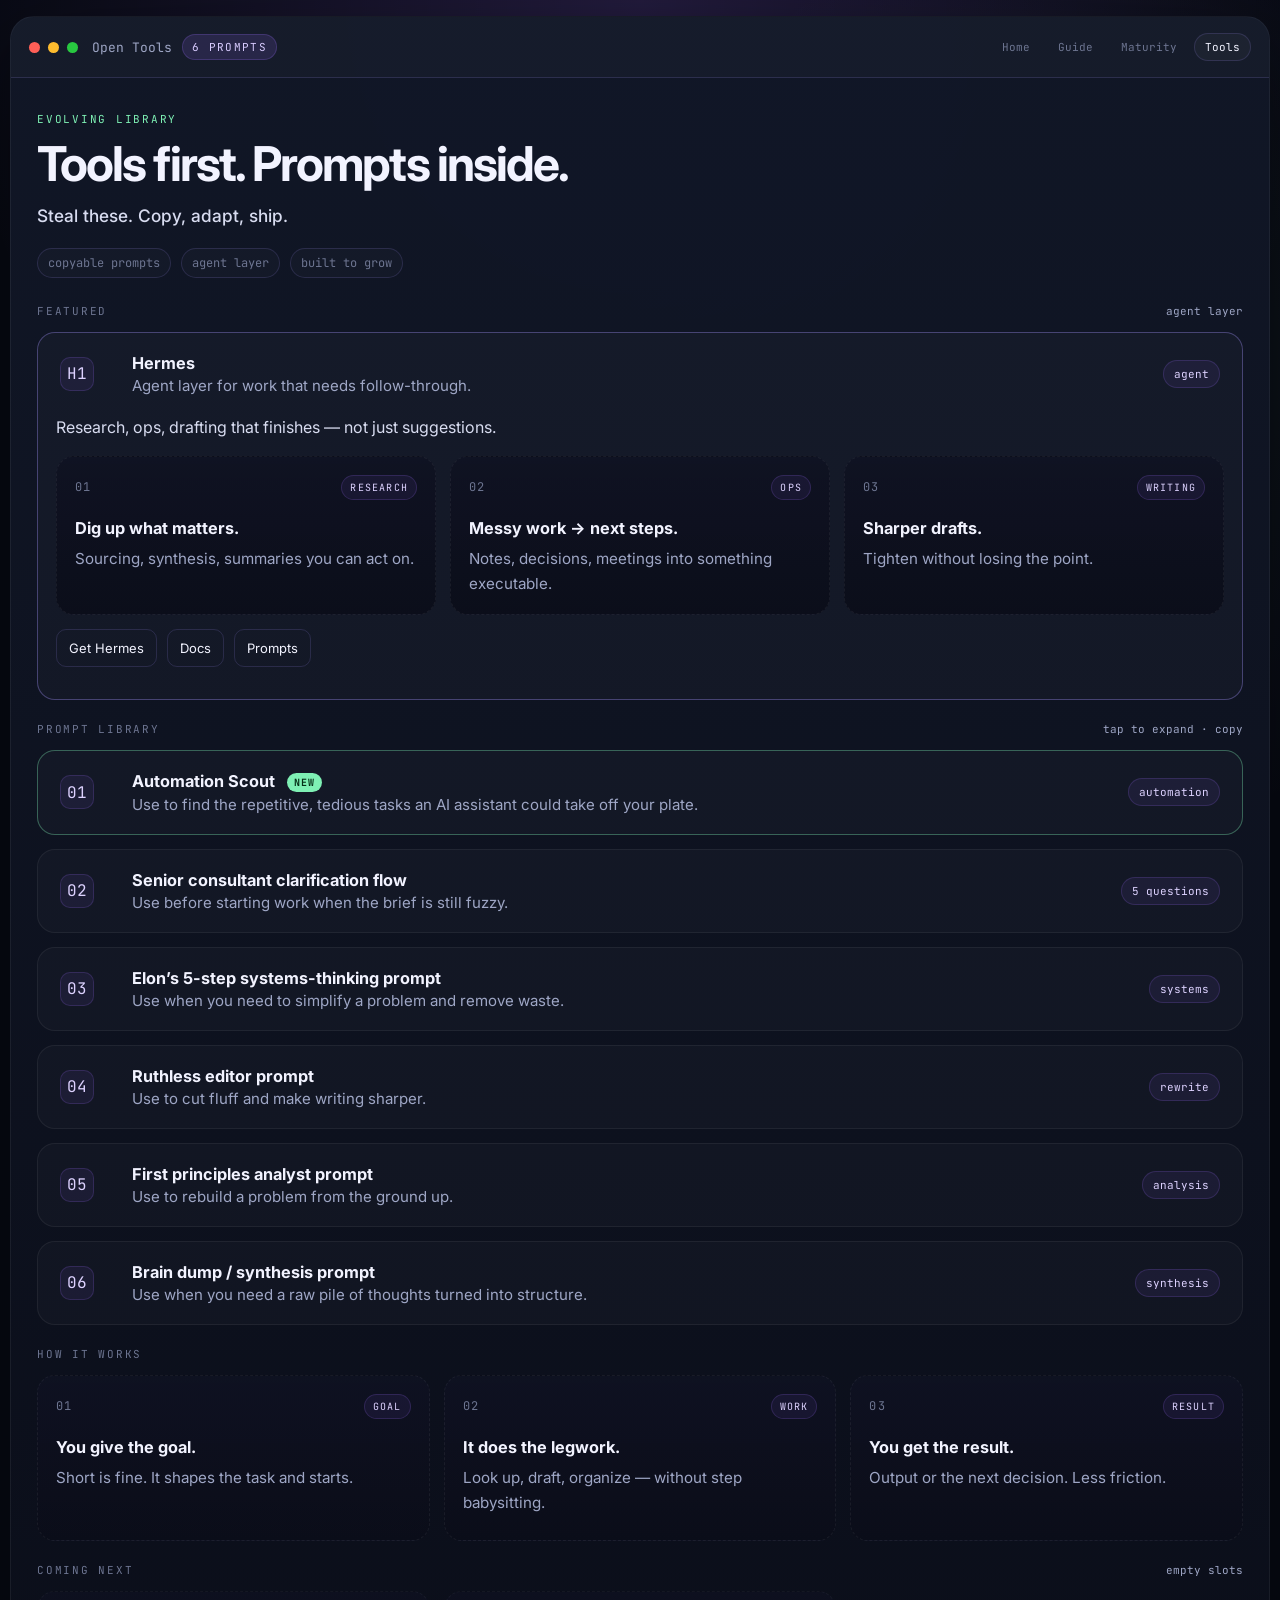
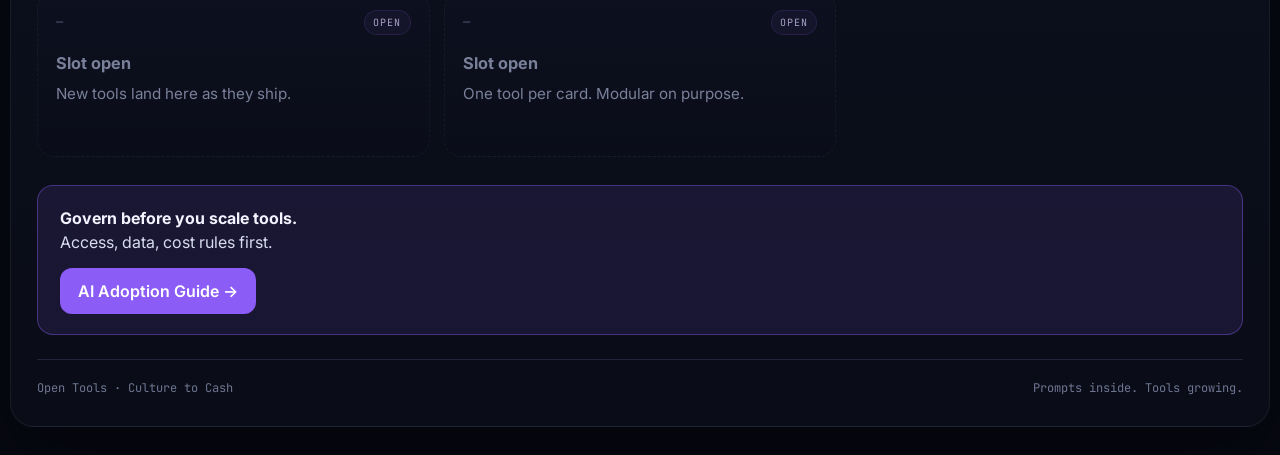
<file: open-tools/index.html>
<!doctype html>
<html lang="en">
<head>
<meta charset="UTF-8" />
<meta name="viewport" content="width=device-width, initial-scale=1.0" />
<title>Open Tools — 6 Prompts</title>
<link rel="preconnect" href="https://fonts.googleapis.com" />
<link rel="preconnect" href="https://fonts.gstatic.com" crossorigin />
<link href="https://fonts.googleapis.com/css2?family=Inter:wght@400;500;600;700&family=JetBrains+Mono:wght@400;500;600;700&display=swap" rel="stylesheet" />
<style>
  :root {
    --bg: #070912;
    --panel: #0d1220;
    --panel-2: #11182a;
    --line: rgba(163, 146, 255, 0.16);
    --line-strong: rgba(163, 146, 255, 0.35);
    --text: #f2f3ff;
    --body: #d8dcf0;
    --muted: #9ea6c5;
    --soft: #6d7591;
    --purple: #9d6cff;
    --purple-solid: #8b5cf6;
    --purple-soft: rgba(157, 108, 255, 0.14);
    --green: #7ef0b4;
    --shadow: 0 28px 80px rgba(0, 0, 0, 0.42);
    --mono: 'JetBrains Mono', ui-monospace, SFMono-Regular, Menlo, monospace;
    --sans: 'Inter', system-ui, sans-serif;
  }
  * { box-sizing: border-box; }
  html, body { margin: 0; min-height: 100%; }
  body {
    background:
      radial-gradient(circle at 50% 0%, rgba(157, 108, 255, 0.18), transparent 32%),
      radial-gradient(circle at 85% 18%, rgba(126, 240, 180, 0.05), transparent 24%),
      var(--bg);
    color: var(--text);
    font-family: var(--sans);
    -webkit-font-smoothing: antialiased;
  }
  .wrap {
    width: min(1360px, calc(100% - 20px));
    margin: 16px auto 28px;
    border: 1px solid rgba(255,255,255,0.06);
    border-radius: 24px;
    overflow: hidden;
    background: linear-gradient(180deg, rgba(17, 23, 39, 0.98), rgba(10, 13, 24, 0.98));
    box-shadow: var(--shadow);
  }
  .topbar {
    display: flex;
    align-items: center;
    gap: 14px;
    padding: 16px 18px;
    border-bottom: 1px solid var(--line);
    background: rgba(255,255,255,0.02);
  }
  .lights { display: flex; gap: 8px; }
  .lights i { width: 11px; height: 11px; border-radius: 50%; display: inline-block; }
  .lights i:nth-child(1) { background: #ff5f57; }
  .lights i:nth-child(2) { background: #febc2e; }
  .lights i:nth-child(3) { background: #28c840; }
  .title {
    margin: 0 auto 0 0;
    display: flex;
    align-items: center;
    gap: 10px;
    font-family: var(--mono);
    font-size: 13px;
    color: var(--muted);
  }
  .nav {
    display: flex; gap: 6px; flex-wrap: wrap; margin-left: auto;
  }
  .nav a {
    font-family: var(--mono); font-size: 11px; color: var(--soft);
    text-decoration: none; padding: 6px 10px; border-radius: 999px;
    border: 1px solid transparent;
  }
  .nav a:hover, .nav a.active {
    color: var(--text); border-color: var(--line); background: rgba(255,255,255,0.03);
  }
  .cta-box {
    margin: 28px 0 8px; border: 1px solid rgba(139,92,246,0.4);
    background: rgba(139,92,246,0.12); border-radius: 16px; padding: 20px 22px;
  }
  .cta-box p { margin: 0 0 14px; color: var(--body); line-height: 1.5; }
  .cta-box a.cta-link {
    display: inline-flex; text-decoration: none; border: none;
    background: var(--purple-solid); color: #fff; border-radius: 12px;
    padding: 13px 18px; font-weight: 600;
  }
  .cta-box a.cta-link:hover { filter: brightness(1.08); }
  .badge {
    padding: 5px 9px;
    border-radius: 999px;
    border: 1px solid rgba(157,108,255,0.22);
    background: var(--purple-soft);
    color: #d9ccff;
    text-transform: uppercase;
    font-size: 11px;
    letter-spacing: .12em;
  }
  .content { padding: 34px 26px 30px; }
  .hero { max-width: 860px; margin-bottom: 26px; }
  .eyebrow {
    font-family: var(--mono);
    color: var(--green);
    text-transform: uppercase;
    letter-spacing: .16em;
    font-size: 11px;
    margin-bottom: 14px;
  }
  h1 {
    margin: 0 0 14px;
    font-size: clamp(2rem, 5vw, 3rem);
    line-height: 1.02;
    letter-spacing: -0.04em;
  }
  .lede {
    margin: 0;
    max-width: 36rem;
    color: var(--body);
    font-size: 1.08rem;
    line-height: 1.55;
    font-weight: 500;
  }
  .meta {
    margin-top: 18px;
    display: flex;
    flex-wrap: wrap;
    gap: 10px;
    font-family: var(--mono);
    font-size: 12px;
    color: var(--soft);
  }
  .meta span {
    padding: 6px 10px;
    border-radius: 999px;
    border: 1px solid var(--line);
    background: rgba(255,255,255,0.02);
  }
  .section-label {
    margin: 22px 0 14px;
    font-family: var(--mono);
    font-size: 11px;
    color: var(--soft);
    text-transform: uppercase;
    letter-spacing: .16em;
    display: flex;
    align-items: center;
    justify-content: space-between;
    gap: 12px;
  }
  .section-label .subtle {
    color: var(--muted);
    text-transform: none;
    letter-spacing: 0;
  }
  .prompt-list { display: grid; gap: 14px; }
  details {
    border: 1px solid rgba(255,255,255,0.06);
    border-radius: 18px;
    background: rgba(255,255,255,0.025);
    overflow: hidden;
  }
  details[open] { border-color: var(--line-strong); }
  details.is-new {
    border-color: rgba(126, 240, 180, 0.35);
  }
  details.is-new[open] { border-color: rgba(126, 240, 180, 0.45); }
  .new-badge {
    display: inline-block;
    margin-left: 8px;
    vertical-align: middle;
    font-family: var(--mono);
    font-size: 10px;
    font-weight: 700;
    letter-spacing: .1em;
    text-transform: uppercase;
    color: #052e16;
    background: var(--green);
    padding: 3px 7px;
    border-radius: 999px;
  }
  .tool-card h2 { color: var(--text); }
  .tool-card p { color: var(--body); }
  .empty-slot {
    border: 1px dashed rgba(255,255,255,0.12);
    opacity: 0.75;
  }
  .empty-slot h2 { color: var(--muted); font-size: 1rem; }
  .empty-slot p { color: var(--soft); }
  summary {
    list-style: none;
    cursor: pointer;
    display: grid;
    grid-template-columns: 56px 1fr auto;
    gap: 16px;
    align-items: center;
    padding: 20px 22px;
  }
  summary::-webkit-details-marker { display: none; }
  .num {
    width: 34px; height: 34px;
    border-radius: 10px;
    display: grid;
    place-items: center;
    font-family: var(--mono);
    color: #ddd2ff;
    background: rgba(157,108,255,0.08);
    border: 1px solid rgba(157,108,255,0.18);
  }
  .prompt-name { font-weight: 700; font-size: 1.02rem; }
  .prompt-note { color: var(--muted); font-size: .94rem; margin-top: 3px; }
  .chip {
    font-family: var(--mono);
    font-size: 11px;
    color: #ddd2ff;
    border: 1px solid rgba(157,108,255,0.18);
    background: rgba(157,108,255,0.08);
    padding: 6px 10px;
    border-radius: 999px;
    white-space: nowrap;
  }
  .body { padding: 0 18px 18px; }
  .toolbar {
    display: flex;
    flex-wrap: wrap;
    gap: 10px;
    margin: 0 0 14px;
  }
  .tool-grid {
    display: grid;
    grid-template-columns: repeat(3, minmax(0, 1fr));
    gap: 14px;
    margin-bottom: 16px;
  }
  .tool-card {
    border: 1px solid rgba(255,255,255,0.06);
    border-radius: 18px;
    padding: 18px;
    background: rgba(255,255,255,0.02);
    min-height: 166px;
  }
  .tool-card.ghost {
    border-style: dashed;
    background: linear-gradient(180deg, rgba(15, 18, 34, 0.88), rgba(11, 13, 25, 0.92));
  }
  .tool-top {
    display: flex;
    justify-content: space-between;
    align-items: center;
    gap: 12px;
    margin-bottom: 18px;
  }
  .tool-id {
    font-family: var(--mono);
    color: var(--soft);
    font-size: 12px;
    letter-spacing: .12em;
  }
  .tool-chip {
    font-family: var(--mono);
    font-size: 10px;
    color: #ddd2ff;
    border: 1px solid rgba(157,108,255,0.18);
    background: rgba(157,108,255,0.08);
    padding: 5px 8px;
    border-radius: 999px;
    text-transform: uppercase;
    letter-spacing: .12em;
  }
  .tool-card h2 {
    margin: 0 0 8px;
    font-size: 1.02rem;
  }
  .tool-card p {
    margin: 0;
    color: var(--muted);
    line-height: 1.65;
    font-size: .95rem;
  }
  button, a.btn {
    appearance: none;
    border: 1px solid var(--line);
    background: transparent;
    color: var(--text);
    border-radius: 10px;
    padding: 10px 12px;
    font: inherit;
    font-size: 13px;
    cursor: pointer;
    text-decoration: none;
    display: inline-flex;
    align-items: center;
    gap: 8px;
  }
  button:hover, a.btn:hover { border-color: var(--line-strong); background: rgba(157,108,255,0.08); }
  .primary { border-color: transparent; background: var(--purple-solid); color: #fff; font-weight: 600; }
  .primary:hover { filter: brightness(1.08); background: #9b6dff; }
  .copy-dot { color: var(--green); }
  pre {
    margin: 0;
    white-space: pre-wrap;
    background: rgba(6, 9, 16, 0.72);
    border: 1px solid rgba(255,255,255,0.05);
    border-radius: 16px;
    padding: 16px;
    font-family: var(--mono);
    font-size: 13px;
    line-height: 1.65;
    color: #eef1ff;
    user-select: text;
  }
  .note {
    margin-top: 10px;
    color: var(--soft);
    font-family: var(--mono);
    font-size: 12px;
  }
  .footer {
    display: flex;
    justify-content: space-between;
    gap: 18px;
    flex-wrap: wrap;
    border-top: 1px solid var(--line);
    margin-top: 24px;
    padding-top: 20px;
    color: var(--soft);
    font-family: var(--mono);
    font-size: 12px;
  }
  .footer strong { color: var(--text); }
  .toast {
    position: fixed;
    left: 50%; bottom: 24px;
    transform: translateX(-50%) translateY(16px);
    opacity: 0;
    pointer-events: none;
    transition: .2s ease;
    background: #11182a;
    border: 1px solid rgba(157,108,255,0.45);
    border-radius: 999px;
    padding: 12px 16px;
    font-family: var(--mono);
    font-size: 13px;
    color: var(--text);
    box-shadow: 0 14px 36px rgba(0,0,0,0.45);
  }
  .toast.show { opacity: 1; transform: translateX(-50%) translateY(0); }
  @media (max-width: 720px) {
    .wrap { width: calc(100% - 18px); margin: 9px auto 22px; border-radius: 18px; }
    .content { padding: 22px 14px 18px; }
    summary { grid-template-columns: 40px 1fr; }
    .chip { grid-column: 2; justify-self: start; }
    .title { display: none; }
  }
</style>
</head>
<body>
  <div class="wrap">
    <div class="topbar">
      <div class="lights" aria-hidden="true"><i></i><i></i><i></i></div>
      <div class="title"><span>Open Tools</span><span class="badge">6 prompts</span></div>
      <nav class="nav" aria-label="Site">
        <a href="../">Home</a>
        <a href="../ai-adoption/">Guide</a>
        <a href="../ai-maturity.html">Maturity</a>
        <a href="./" class="active">Tools</a>
      </nav>
    </div>

    <main class="content">
      <section class="hero">
        <div class="eyebrow">evolving library</div>
        <h1>Tools first. Prompts inside.</h1>
        <p class="lede">Steal these. Copy, adapt, ship.</p>
        <div class="meta">
          <span>copyable prompts</span>
          <span>agent layer</span>
          <span>built to grow</span>
        </div>
      </section>

      <div class="section-label"><span>Featured</span><span class="subtle">agent layer</span></div>
      <details open id="hermes-tool">
        <summary>
          <span class="num">H1</span>
          <span>
            <div class="prompt-name">Hermes</div>
            <div class="prompt-note">Agent layer for work that needs follow-through.</div>
          </span>
          <span class="chip">agent</span>
        </summary>
        <div class="body">
          <p style="margin-top:0;color:var(--body);line-height:1.55;max-width:640px;">Research, ops, drafting that finishes — not just suggestions.</p>
          <div class="tool-grid" style="grid-template-columns: repeat(3, minmax(0, 1fr)); margin: 16px 0 0;">
            <article class="tool-card ghost" style="min-height: 0;">
              <div class="tool-top"><span class="tool-id">01</span><span class="tool-chip">research</span></div>
              <h2>Dig up what matters.</h2>
              <p>Sourcing, synthesis, summaries you can act on.</p>
            </article>
            <article class="tool-card ghost" style="min-height: 0;">
              <div class="tool-top"><span class="tool-id">02</span><span class="tool-chip">ops</span></div>
              <h2>Messy work → next steps.</h2>
              <p>Notes, decisions, meetings into something executable.</p>
            </article>
            <article class="tool-card ghost" style="min-height: 0;">
              <div class="tool-top"><span class="tool-id">03</span><span class="tool-chip">writing</span></div>
              <h2>Sharper drafts.</h2>
              <p>Tighten without losing the point.</p>
            </article>
          </div>
          <div class="toolbar" style="margin-top:14px;">
            <a class="btn primary" href="https://github.com/NousResearch/hermes-agent" target="_blank" rel="noreferrer">Get Hermes</a>
            <a class="btn" href="https://hermes-agent.nousresearch.com/docs/" target="_blank" rel="noreferrer">Docs</a>
            <a class="btn" href="#prompt-library">Prompts</a>
          </div>
        </div>
      </details>

      <div class="section-label"><span id="prompt-library">Prompt library</span><span class="subtle">tap to expand · copy</span></div>
      <section class="prompt-list" id="prompt-list"></section>

      <div class="section-label"><span>How it works</span></div>
      <section class="tool-grid" style="margin-bottom: 18px;">
        <article class="tool-card ghost">
          <div class="tool-top">
            <span class="tool-id">01</span>
            <span class="tool-chip">goal</span>
          </div>
          <h2>You give the goal.</h2>
          <p>Short is fine. It shapes the task and starts.</p>
        </article>
        <article class="tool-card ghost">
          <div class="tool-top">
            <span class="tool-id">02</span>
            <span class="tool-chip">work</span>
          </div>
          <h2>It does the legwork.</h2>
          <p>Look up, draft, organize — without step babysitting.</p>
        </article>
        <article class="tool-card ghost">
          <div class="tool-top">
            <span class="tool-id">03</span>
            <span class="tool-chip">result</span>
          </div>
          <h2>You get the result.</h2>
          <p>Output or the next decision. Less friction.</p>
        </article>
      </section>

      <div class="section-label"><span id="tools-index">Coming next</span><span class="subtle">empty slots</span></div>
      <section class="tool-grid" id="tool-grid">
        <article class="tool-card ghost empty-slot">
          <div class="tool-top">
            <span class="tool-id">—</span>
            <span class="tool-chip">open</span>
          </div>
          <h2>Slot open</h2>
          <p>New tools land here as they ship.</p>
        </article>
        <article class="tool-card ghost empty-slot">
          <div class="tool-top">
            <span class="tool-id">—</span>
            <span class="tool-chip">open</span>
          </div>
          <h2>Slot open</h2>
          <p>One tool per card. Modular on purpose.</p>
        </article>
      </section>

      <div class="cta-box">
        <p><strong style="color:var(--text);">Govern before you scale tools.</strong><br/>Access, data, cost rules first.</p>
        <a class="cta-link" href="../ai-adoption/">AI Adoption Guide →</a>
      </div>

      <div class="footer">
        <div>Open Tools · Culture to Cash</div>
        <div>Prompts inside. Tools growing.</div>
      </div>
    </main>
  </div>

  <div class="toast" id="toast">Copied</div>

  <script>
    const prompts = [
      // New prompts go at the top — newest appears first in the list.
      {
        id: 'prompt-6',
        title: 'Automation Scout',
        chip: 'automation',
        note: 'Use to find the repetitive, tedious tasks an AI assistant could take off your plate.',
        isNew: true,
        text: `You are my automation scout. I am one person on a team. Your job is to find the repetitive tasks in my normal work week, and the parts of my job I find tedious or annoying, that an AI assistant could take off my plate.\n\nWe have a live session coming up where a team will build these automations in the room, so your final output needs to be specific enough that someone could build my top task on the spot.\n\nProcess:\n\n1. Ask me what my role is and what a normal week looks like. Wait for my answer.\n2. Ask me what the boring, tedious, or annoying parts of my job are. Wait for my answer.\n3. Walk through my work one area at a time. For each repeating task or pain point, ask one question at a time. Never ask more than one question in a message.\n4. For every task, find out: how often it happens, how long it takes, how repetitive/rule-based it is, what I start with and produce, and whether it needs to be exact or “good enough.”\n5. Give a best-guess example answer with every question so I can easily confirm or correct.\n\nWhen you have enough information, output a ranked list of my best 3–5 automation opportunities using this exact format:\n\nOpportunity #X: [Short Name]\n\n- What I do today: [plain description]\n- How often and how long:\n- Repetitive and rule-based: High / Medium / Low\n- What we could build:\n  - Tier 1: a prompt I paste in when I need it\n  - Tier 2: a reusable assistant that runs the same way every time\n  - Tier 3: a full automation that runs in the background\n- Starter prompt to build it live: [concrete prompt or setup]\n\nRules:\n- One question at a time.\n- Use plain language.\n- Focus on tasks that are actually annoying or draining.\n- Be specific — avoid vague answers like “email”.\n\nStart the interview now with your first question.`
      },
      {
        id: 'prompt-1',
        title: 'Senior consultant clarification flow',
        chip: '5 questions',
        note: 'Use before starting work when the brief is still fuzzy.',
        text: `Act as a senior consultant.\nBefore beginning any work, ask me exactly 5 clarification questions, one at a time.\n\nEach question should meaningfully reduce ambiguity and help you fully understand the goal, constraints, audience, success criteria, and scope of this project.\n\nDo not make assumptions.\nDo not provide solutions yet.\nWait for my response after each question before asking the next.\n\nAfter the fifth answer, briefly summarize your understanding and confirm alignment before proceeding.`
      },
      {
        id: 'prompt-2',
        title: 'Elon’s 5-step systems-thinking prompt',
        chip: 'systems',
        note: 'Use when you need to simplify a problem and remove waste.',
        text: `Act as a senior systems thinker.\n\nBefore doing any work, apply Elon Musk’s 5-step framework:\n\n1. Make the requirements less dumb\n2. Delete the part or process\n3. Simplify and optimize\n4. Accelerate cycle time\n5. Automate\n\nStart by asking me exactly 5 clarification questions, one at a time.\n\nEach question should help you:\n- challenge assumptions\n- identify unnecessary parts\n- simplify the problem\n- improve speed or feedback loops\n- determine what, if anything, should be automated\n\nDo not provide solutions yet.\nDo not make assumptions.\nWait for my response after each question before asking the next.\n\nAfter the fifth answer, briefly summarize your understanding and confirm alignment before proceeding.`
      },
      {
        id: 'prompt-3',
        title: 'Ruthless editor prompt',
        chip: 'rewrite',
        note: 'Use to cut fluff and make writing sharper.',
        text: `Act as a ruthless editor.\n\nYour job is to improve clarity, sharpness, and impact without preserving weak wording.\n\nEdit for:\n- clarity\n- brevity\n- precision\n- structure\n- persuasive force\n\nCut:\n- fluff\n- repetition\n- hedging\n- jargon\n- filler\n- weak transitions\n- vague claims\n\nKeep the meaning intact, but make the writing stronger and more direct.\n\nIf something is unclear, fix it.\nIf something is unnecessary, remove it.\nIf something can be stated more simply, simplify it.\nIf something is boring, make it more useful.\n\nReturn:\n1. the revised version\n2. a short list of the biggest changes you made.`
      },
      {
        id: 'prompt-4',
        title: 'First principles analyst prompt',
        chip: 'analysis',
        note: 'Use to rebuild a problem from the ground up.',
        text: `Act as a first-principles analyst.\n\nBreak the problem down to its most basic, irreducible truths.\nDo not rely on conventional wisdom, assumptions, or inherited frameworks unless you can justify them from first principles.\n\nStart by:\n- identifying the core objective\n- separating facts from assumptions\n- listing the constraints\n- reducing the problem to fundamentals\n- rebuilding the solution from the ground up\n\nAsk clarifying questions if needed, but do not jump to solutions too early.\n\nWhen presenting your answer:\n- state the first principles clearly\n- explain any assumptions you had to make\n- show the reasoning chain from fundamentals to conclusion\n- favor simple, direct language over jargon`
      },
      {
        id: 'prompt-5',
        title: 'Brain dump / synthesis prompt',
        chip: 'synthesis',
        note: 'Use when you need a raw pile of thoughts turned into structure.',
        text: `Act as a thought organizer and strategic synthesis partner.\n\nI’m going to give you a raw brain dump with incomplete thoughts, fragments, decisions, worries, ideas, and notes.\n\nYour job is to:\n- capture everything without losing meaning\n- organize the chaos into clear themes\n- separate facts, ideas, decisions, risks, and next actions\n- identify duplicates, contradictions, and open questions\n- surface what matters most\n\nDo not over-edit or over-interpret.\nDo not force structure too early.\nFirst, absorb the input fully.\n\nThen return:\n1. a clean organized summary\n2. key themes\n3. decisions already implied\n4. open questions\n5. suggested next actions\n6. anything that seems important but buried\n\nKeep it sharp, clear, and useful.`
      },
    ];

    const list = document.getElementById('prompt-list');
    const toast = document.getElementById('toast');
    let toastTimer;

    function showToast(message) {
      toast.textContent = message;
      toast.classList.add('show');
      clearTimeout(toastTimer);
      toastTimer = setTimeout(() => toast.classList.remove('show'), 1400);
    }

    async function copyText(text, label) {
      try {
        await navigator.clipboard.writeText(text);
        showToast(label || 'Copied');
      } catch {
        showToast('Copy failed');
      }
    }

    function render() {
      list.innerHTML = prompts.map((p, index) => `
        <details id="${p.id}" class="${p.isNew ? 'is-new' : ''}">
          <summary>
            <span class="num">${String(index + 1).padStart(2, '0')}</span>
            <span>
              <div class="prompt-name">${p.title}${p.isNew ? ' <span class="new-badge">NEW</span>' : ''}</div>
              <div class="prompt-note">${p.note}</div>
            </span>
            <span class="chip">${p.chip}</span>
          </summary>
          <div class="body">
            <div class="toolbar">
              <button class="primary" data-copy-text="${encodeURIComponent(p.text)}" data-label="Copied ${p.title}">Copy prompt</button>
              <a class="btn" href="#${p.id}">Link</a>
            </div>
            <pre>${p.text}</pre>
          </div>
        </details>
      `).join('');

      list.querySelectorAll('button[data-copy-text]').forEach((btn) => {
        btn.addEventListener('click', () => {
          copyText(decodeURIComponent(btn.dataset.copyText), btn.dataset.label);
        });
      });
    }

    render();
  </script>
</body>
</html>
</file>
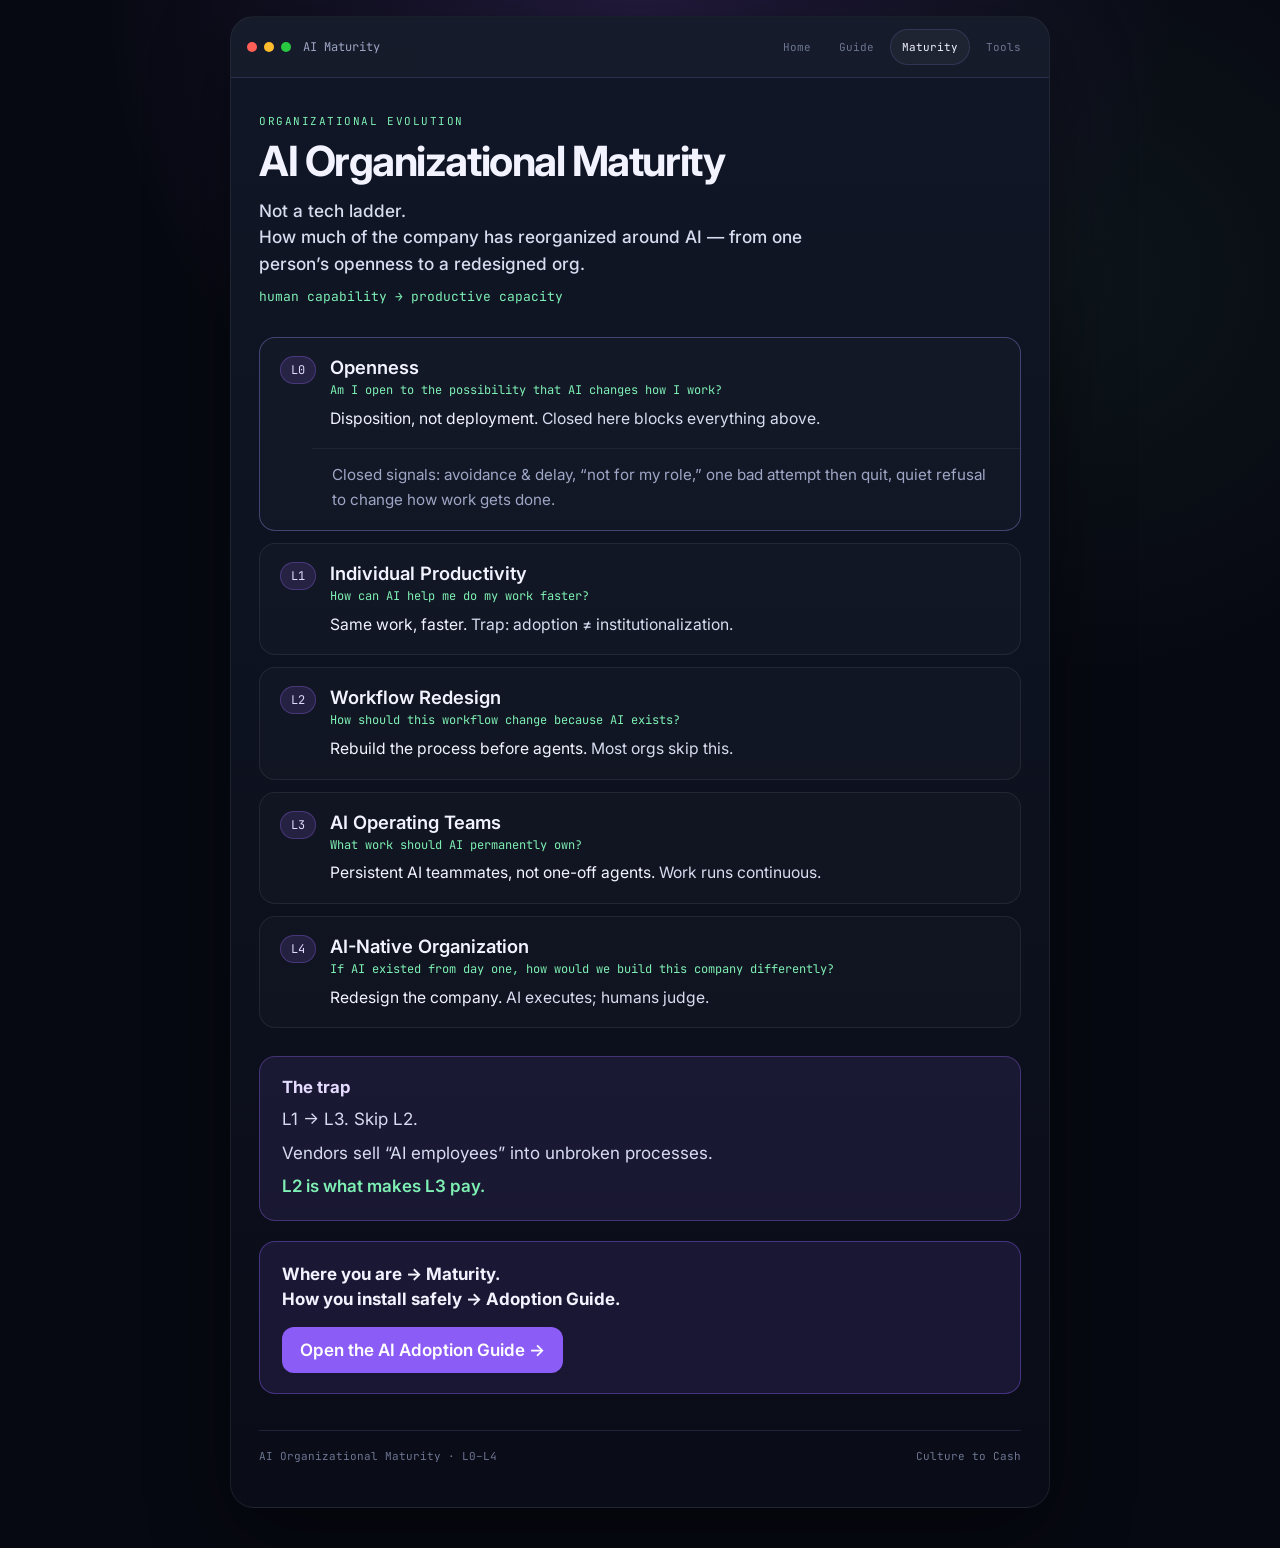
<file: ai-maturity.html>
<!doctype html>
<html lang="en">
<head>
  <meta charset="UTF-8" />
  <meta name="viewport" content="width=device-width, initial-scale=1.0" />
  <title>AI Organizational Maturity • Nick Scarabosio</title>
  <meta name="description" content="Not a tech ladder. How much of the company has reorganized around AI — L0 to L4." />
  <link rel="preconnect" href="https://fonts.googleapis.com" />
  <link rel="preconnect" href="https://fonts.gstatic.com" crossorigin />
  <link href="https://fonts.googleapis.com/css2?family=Inter:wght@400;500;600;700&family=JetBrains+Mono:wght@400;500;600;700&display=swap" rel="stylesheet" />
  <style>
    :root {
      --bg: #070912;
      --line: rgba(163, 146, 255, 0.16);
      --line-strong: rgba(163, 146, 255, 0.35);
      --text: #f2f3ff;
      --body: #d8dcf0;
      --muted: #9ea6c5;
      --soft: #6d7591;
      --purple: #9d6cff;
      --purple-solid: #8b5cf6;
      --purple-soft: rgba(157, 108, 255, 0.14);
      --green: #7ef0b4;
      --shadow: 0 28px 80px rgba(0, 0, 0, 0.42);
      --mono: 'JetBrains Mono', ui-monospace, SFMono-Regular, Menlo, monospace;
      --sans: 'Inter', system-ui, sans-serif;
    }
    * { box-sizing: border-box; }
    html, body { margin: 0; min-height: 100%; }
    body {
      background:
        radial-gradient(circle at 50% 0%, rgba(157, 108, 255, 0.18), transparent 32%),
        radial-gradient(circle at 85% 18%, rgba(126, 240, 180, 0.05), transparent 24%),
        var(--bg);
      color: var(--text); font-family: var(--sans); font-size: 17px;
      -webkit-font-smoothing: antialiased;
    }
    .wrap {
      width: min(820px, calc(100% - 20px)); margin: 16px auto 40px;
      border: 1px solid rgba(255,255,255,0.07); border-radius: 24px; overflow: hidden;
      background: linear-gradient(180deg, rgba(17, 23, 39, 0.98), rgba(10, 13, 24, 0.98));
      box-shadow: var(--shadow);
    }
    .topbar {
      display: flex; align-items: center; gap: 12px; padding: 12px 16px;
      border-bottom: 1px solid var(--line); background: rgba(255,255,255,0.02); flex-wrap: wrap;
    }
    .lights { display: flex; gap: 7px; }
    .lights i { width: 10px; height: 10px; border-radius: 50%; display: inline-block; }
    .lights i:nth-child(1) { background: #ff5f57; }
    .lights i:nth-child(2) { background: #febc2e; }
    .lights i:nth-child(3) { background: #28c840; }
    .title { font-family: var(--mono); font-size: 12px; color: var(--muted); margin-right: auto; }
    .nav { display: flex; gap: 4px; flex-wrap: wrap; }
    .nav a {
      font-family: var(--mono); font-size: 11px; color: var(--soft); text-decoration: none;
      padding: 8px 11px; border-radius: 999px; border: 1px solid transparent; min-height: 36px;
      display: inline-flex; align-items: center;
    }
    .nav a:hover, .nav a.active {
      color: var(--text); border-color: var(--line); background: rgba(255,255,255,0.04);
    }
    .content { padding: 36px 28px 44px; }
    .eyebrow {
      font-family: var(--mono); color: var(--green); text-transform: uppercase;
      letter-spacing: .14em; font-size: 11px; margin-bottom: 12px;
    }
    h1 {
      margin: 0 0 14px; font-size: clamp(1.9rem, 4.5vw, 2.6rem);
      line-height: 1.05; letter-spacing: -0.035em;
    }
    .lede {
      margin: 0 0 10px; max-width: 36rem; color: var(--body);
      font-size: 1.08rem; line-height: 1.55; font-weight: 500;
    }
    .throughline {
      margin: 0 0 32px; font-family: var(--mono); font-size: 13px; color: var(--green);
    }
    .level {
      border: 1px solid rgba(255,255,255,0.07); border-radius: 16px;
      background: rgba(255,255,255,0.02); margin-bottom: 12px; overflow: hidden;
    }
    .level summary {
      list-style: none; cursor: pointer; padding: 18px 20px;
      display: grid; grid-template-columns: auto 1fr; gap: 14px; align-items: start;
    }
    .level summary::-webkit-details-marker { display: none; }
    .level[open] { border-color: var(--line-strong); }
    .level-num {
      font-family: var(--mono); font-size: 12px; padding: 5px 10px; border-radius: 999px;
      background: var(--purple-soft); color: #e4dbff; border: 1px solid rgba(157,108,255,0.3);
    }
    .level-title { font-size: 1.15rem; font-weight: 600; margin: 0 0 4px; color: var(--text); }
    .level-question { font-family: var(--mono); font-size: 12px; color: var(--green); line-height: 1.4; }
    .level-one {
      margin: 8px 0 0; color: var(--body); font-size: .98rem; line-height: 1.5;
    }
    .level-body {
      padding: 0 20px 18px 20px; margin-left: 52px; color: var(--muted);
      font-size: .95rem; line-height: 1.6; border-top: 1px solid rgba(255,255,255,0.05);
      padding-top: 14px;
    }
    .level-body p { margin: 0 0 10px; }
    .level-body p:last-child { margin: 0; }
    .highlight { color: var(--text); }
    .trap {
      background: rgba(157,108,255,0.1); border: 1px solid rgba(157,108,255,0.32);
      border-radius: 16px; padding: 20px 22px; margin: 28px 0 16px;
    }
    .trap strong { color: #e4dbff; display: block; margin-bottom: 10px; font-size: 1.05rem; }
    .trap p { margin: 0 0 8px; color: var(--body); line-height: 1.5; }
    .trap p:last-child { margin: 0; color: var(--green); font-weight: 600; }
    .cta-box {
      margin: 20px 0 8px; border: 1px solid rgba(139,92,246,0.4);
      background: rgba(139,92,246,0.12); border-radius: 16px; padding: 20px 22px;
    }
    .cta-box p { margin: 0 0 14px; color: var(--body); line-height: 1.5; }
    .cta-box a {
      display: inline-flex; text-decoration: none; border: none;
      background: var(--purple-solid); color: #fff; border-radius: 12px;
      padding: 13px 18px; font-weight: 600; min-height: 46px; align-items: center;
    }
    .cta-box a:hover { filter: brightness(1.08); }
    .footer {
      margin-top: 36px; padding-top: 18px; border-top: 1px solid var(--line);
      font-family: var(--mono); font-size: 11px; color: var(--soft);
      display: flex; justify-content: space-between; gap: 16px; flex-wrap: wrap;
    }
    @media (max-width: 700px) {
      .content { padding: 28px 16px 36px; }
      .level-body { margin-left: 0; }
    }
  </style>
</head>
<body>
  <div class="wrap">
    <div class="topbar">
      <div class="lights" aria-hidden="true"><i></i><i></i><i></i></div>
      <div class="title">AI Maturity</div>
      <nav class="nav" aria-label="Site">
        <a href="./">Home</a>
        <a href="ai-adoption/">Guide</a>
        <a href="ai-maturity.html" class="active">Maturity</a>
        <a href="open-tools/">Tools</a>
      </nav>
    </div>

    <div class="content">
      <div class="eyebrow">organizational evolution</div>
      <h1>AI Organizational Maturity</h1>
      <p class="lede">Not a tech ladder.<br/>How much of the company has reorganized around AI — from one person’s openness to a redesigned org.</p>
      <div class="throughline">human capability → productive capacity</div>

      <details class="level" open>
        <summary>
          <span class="level-num">L0</span>
          <div>
            <div class="level-title">Openness</div>
            <div class="level-question">Am I open to the possibility that AI changes how I work?</div>
            <p class="level-one"><span class="highlight">Disposition, not deployment.</span> Closed here blocks everything above.</p>
          </div>
        </summary>
        <div class="level-body">
          <p>Closed signals: avoidance &amp; delay, “not for my role,” one bad attempt then quit, quiet refusal to change how work gets done.</p>
        </div>
      </details>

      <details class="level">
        <summary>
          <span class="level-num">L1</span>
          <div>
            <div class="level-title">Individual Productivity</div>
            <div class="level-question">How can AI help me do my work faster?</div>
            <p class="level-one"><span class="highlight">Same work, faster.</span> Trap: adoption ≠ institutionalization.</p>
          </div>
        </summary>
        <div class="level-body">
          <p>Tools: Claude, ChatGPT, Copilot. Drafting, summarizing, docs, code. Typical gain: 20–30% personal productivity.</p>
          <p>Institutionalized L1 has standardized prompts, expectations, governance, and measured workflows.</p>
        </div>
      </details>

      <details class="level">
        <summary>
          <span class="level-num">L2</span>
          <div>
            <div class="level-title">Workflow Redesign</div>
            <div class="level-question">How should this workflow change because AI exists?</div>
            <p class="level-one"><span class="highlight">Rebuild the process before agents.</span> Most orgs skip this.</p>
          </div>
        </summary>
        <div class="level-body">
          <p>Hiring, onboarding, sales, finance, support — rebuilt around AI before agents deploy.</p>
          <p>Failure mode: insert AI into the same process. Same shape = same speed.</p>
        </div>
      </details>

      <details class="level">
        <summary>
          <span class="level-num">L3</span>
          <div>
            <div class="level-title">AI Operating Teams</div>
            <div class="level-question">What work should AI permanently own?</div>
            <p class="level-one"><span class="highlight">Persistent AI teammates, not one-off agents.</span> Work runs continuous.</p>
          </div>
        </summary>
        <div class="level-body">
          <p>10–50 teammates by role complexity. Sales: pipeline, proposal, CRM, meeting. Finance: AP, forecast, cash, contract. Marketing: research, content, analytics.</p>
        </div>
      </details>

      <details class="level">
        <summary>
          <span class="level-num">L4</span>
          <div>
            <div class="level-title">AI-Native Organization</div>
            <div class="level-question">If AI existed from day one, how would we build this company differently?</div>
            <p class="level-one"><span class="highlight">Redesign the company.</span> AI executes; humans judge.</p>
          </div>
        </summary>
        <div class="level-body">
          <p>Org chart and decision rights redesigned. Wider spans. Fewer layers. Teams around outcomes, not departments.</p>
          <p>Startups will default here. Enterprise incumbents will lag.</p>
        </div>
      </details>

      <div class="trap">
        <strong>The trap</strong>
        <p>L1 → L3. Skip L2.</p>
        <p>Vendors sell “AI employees” into unbroken processes.</p>
        <p>L2 is what makes L3 pay.</p>
      </div>

      <div class="cta-box">
        <p><strong style="color:var(--text);">Where you are → Maturity.<br/>How you install safely → Adoption Guide.</strong></p>
        <a href="ai-adoption/">Open the AI Adoption Guide →</a>
      </div>

      <div class="footer">
        <div>AI Organizational Maturity · L0–L4</div>
        <div>Culture to Cash</div>
      </div>
    </div>
  </div>
</body>
</html>
</file>
